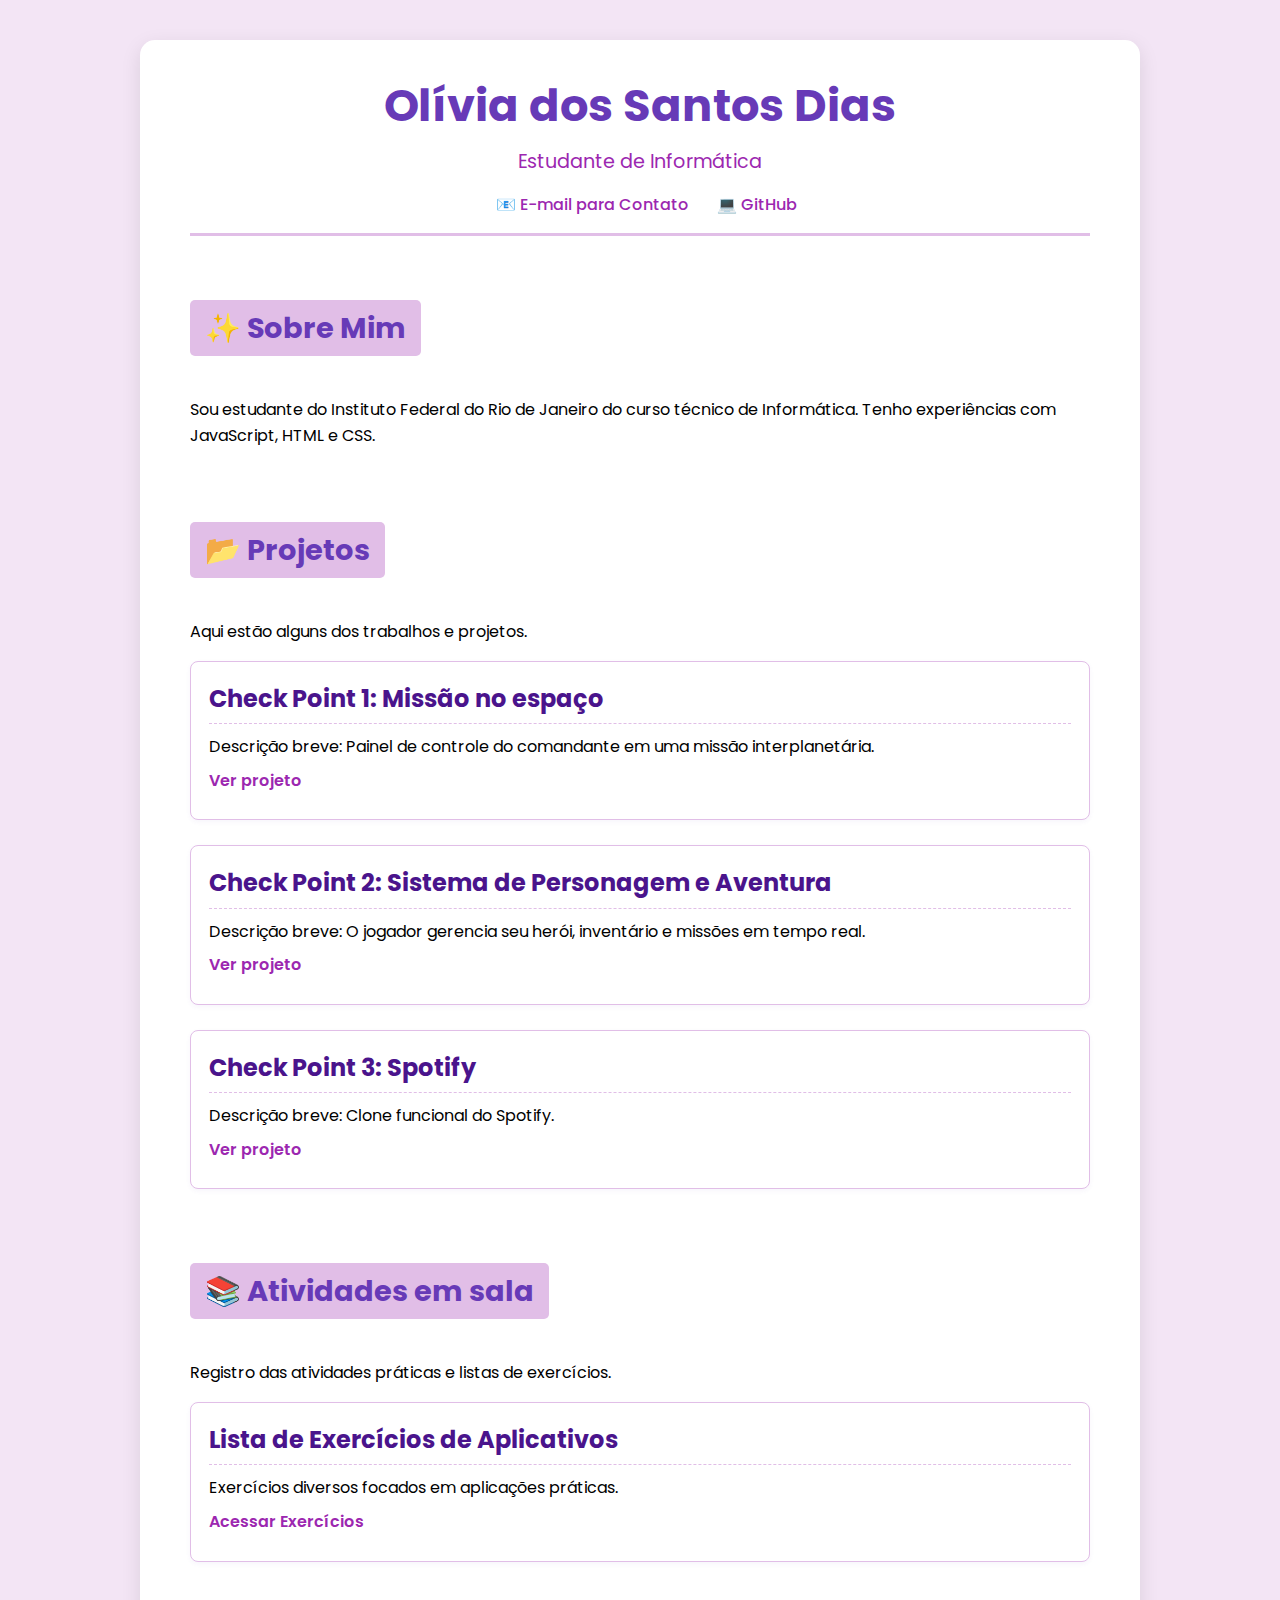
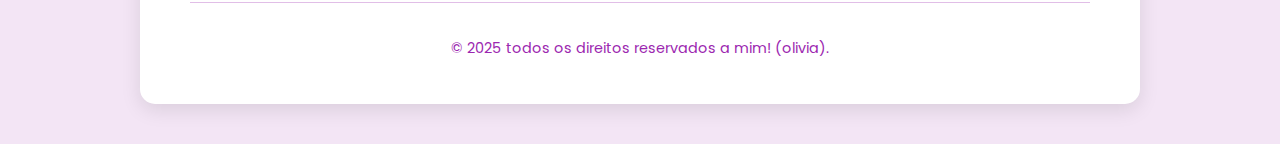
<file: index.html>
<!DOCTYPE html>
<html lang="pt-BR">
<head>
    <meta charset="UTF-8">
    <meta name="viewport" content="width=device-width, initial-scale=1.0">
    <title>Olívia Santos - Portfólio & Currículo</title>
    <link href="https://fonts.googleapis.com/css2?family=Poppins:wght@300;400;500;700&display=swap" rel="stylesheet">
    
    <style>
        body {
            font-family: 'Poppins', sans-serif; 
            line-height: 1.6;
            margin: 0;
            padding: 0;
            background-color: #f3e5f5; 
        }

        .container {
            max-width: 900px;
            margin: 40px auto;
            background: #ffffff;
            padding: 30px 50px;
            box-shadow: 0 6px 20px rgba(0, 0, 0, 0.1); 
            border-radius: 15px; 
        }

        header {
            text-align: center;
            border-bottom: 3px solid #e1bee7; 
            padding-bottom: 15px;
            margin-bottom: 30px;
        }
        header h1 {
            color: #673ab7; 
            margin: 0;
            font-size: 2.8em;
            font-weight: 700;
        }
        header p {
            margin: 5px 0 0;
            font-size: 1.2em;
            color: #9c27b0; 
        }
        .links {
            margin-top: 15px;
        }
        .links a {
            margin: 0 12px;
            color: #9c27b0;
            text-decoration: none;
            font-weight: 500;
            transition: color 0.3s, transform 0.3s;
        }
        .links a:hover {
            color: #673ab7; 
            transform: translateY(-2px); 
        }
        .links a:nth-child(2) {
             margin-right: 0;
        }

        section {
            margin-bottom: 40px;
            padding-top: 10px;
        }
        section h2 {
            border-left: none;
            background-color: #e1bee7; 
            padding: 5px 15px;
            color: #673ab7;
            margin-bottom: 25px;
            font-size: 1.8em;
            display: inline-block;
            border-radius: 5px;
        }

        .item {
            margin-bottom: 25px;
            padding: 18px;
            border-radius: 8px;
            background-color: #ffffff; 
            border: 1px solid #e1bee7; 
            box-shadow: 0 2px 5px rgba(103, 58, 183, 0.05); 
            transition: box-shadow 0.3s;
        }
        .item:hover {
            box-shadow: 0 4px 10px rgba(103, 58, 183, 0.1); 
        }
        .item h3 {
            margin-top: 0;
            color: #4a148c; 
            font-size: 1.5em;
            border-bottom: 1px dashed #e1bee7;
            padding-bottom: 5px;
            margin-bottom: 10px;
        }
        .item p {
            margin: 8px 0;
        }
        .item a {
            color: #9c27b0;
            text-decoration: none;
            font-weight: 600;
        }
        .item a:hover {
            text-decoration: underline;
            color: #673ab7;
        }

        footer {
            text-align: center;
            padding-top: 20px;
            border-top: 1px solid #e1bee7;
            margin-top: 40px;
        }
        footer p {
            font-size: 0.9em;
            color: #9c27b0;
        }

        @media (max-width: 768px) {
            .container {
                width: 95%;
                margin: 20px auto;
                padding: 20px 25px;
            }
            header h1 {
                font-size: 2em;
            }
            section h2 {
                font-size: 1.5em;
                display: block;
                text-align: center;
            }
            .links a {
                display: block;
                margin: 5px 0;
            }
        }
    </style>
</head>
<body>
    <div class="container">
        <header>
            <h1>Olívia dos Santos Dias</h1>
            <p>Estudante de Informática</p>
            <div class="links">
                <a href="mailto:olivia.ifrj@gmail.com?subject=Contato%20via%20Portfólio%20GitHub%20Pages&body=Olá%20Olívia,%20encontrei%20seu%20portfólio%20e%20gostaria%20de%20conversar%20sobre...">
  📧 E-mail para Contato</a>
                <a href="https://github.com/oliviaifrj" target="_blank">💻 GitHub</a> 
            </div>
        </header>

        <section id="resumo">
            <h2>✨ Sobre Mim</h2>
            <p>Sou estudante do Instituto Federal do Rio de Janeiro do curso técnico de Informática. Tenho experiências com JavaScript, HTML e CSS.</p>
        </section>

        <section id="portfolio">
            <h2>📂 Projetos</h2>
            <p>Aqui estão alguns dos trabalhos e projetos.</p>

            <div class="item">
                <h3>Check Point 1: Missão no espaço</h3>
                <p>Descrição breve: Painel de controle do comandante em uma missão interplanetária.</p>
                <p><a href="https://github.com/oliviaifrj/ListaApps/tree/719960bbc686c7e056e18ea911d7d10165e8f9f6/Checkpoint1" target="_blank">Ver projeto</a></p>
            </div>
            
            <div class="item">
                <h3>Check Point 2: Sistema de Personagem e Aventura</h3>
                <p>Descrição breve: O jogador gerencia seu herói, inventário e missões em tempo real.</p>
                <p><a href="https://github.com/oliviaifrj/ListaApps/tree/719960bbc686c7e056e18ea911d7d10165e8f9f6/Checkpoint2" target="_blank">Ver projeto</a></p>
            </div>

            <div class="item">
                <h3>Check Point 3: Spotify</h3>
                <p>Descrição breve: Clone funcional do Spotify.</p>
                <p><a href="https://github.com/oliviaifrj/ListaApps/tree/abc05f28a3ca5c5d2a19a92775a986cd36944965/Checkpoint3" target="_blank">Ver projeto</a></p>
            </div>

        </section>

        <section id="atividades">
            <h2>📚 Atividades em sala</h2>
            <p>Registro das atividades práticas e listas de exercícios.</p>
            
            <div class="item">
                <h3>Lista de Exercícios de Aplicativos</h3>
                <p>Exercícios diversos focados em aplicações práticas.</p>
                <p><a href="https://github.com/oliviaifrj/ListaApps.git" target="_blank">Acessar Exercícios</a></p>
            </div>
            
        </section>
        
        <footer>
            <p>&copy; 2025 todos os direitos reservados a mim! (olivia).</p>
        </footer>
    </div>
</body>
</html>
</file>
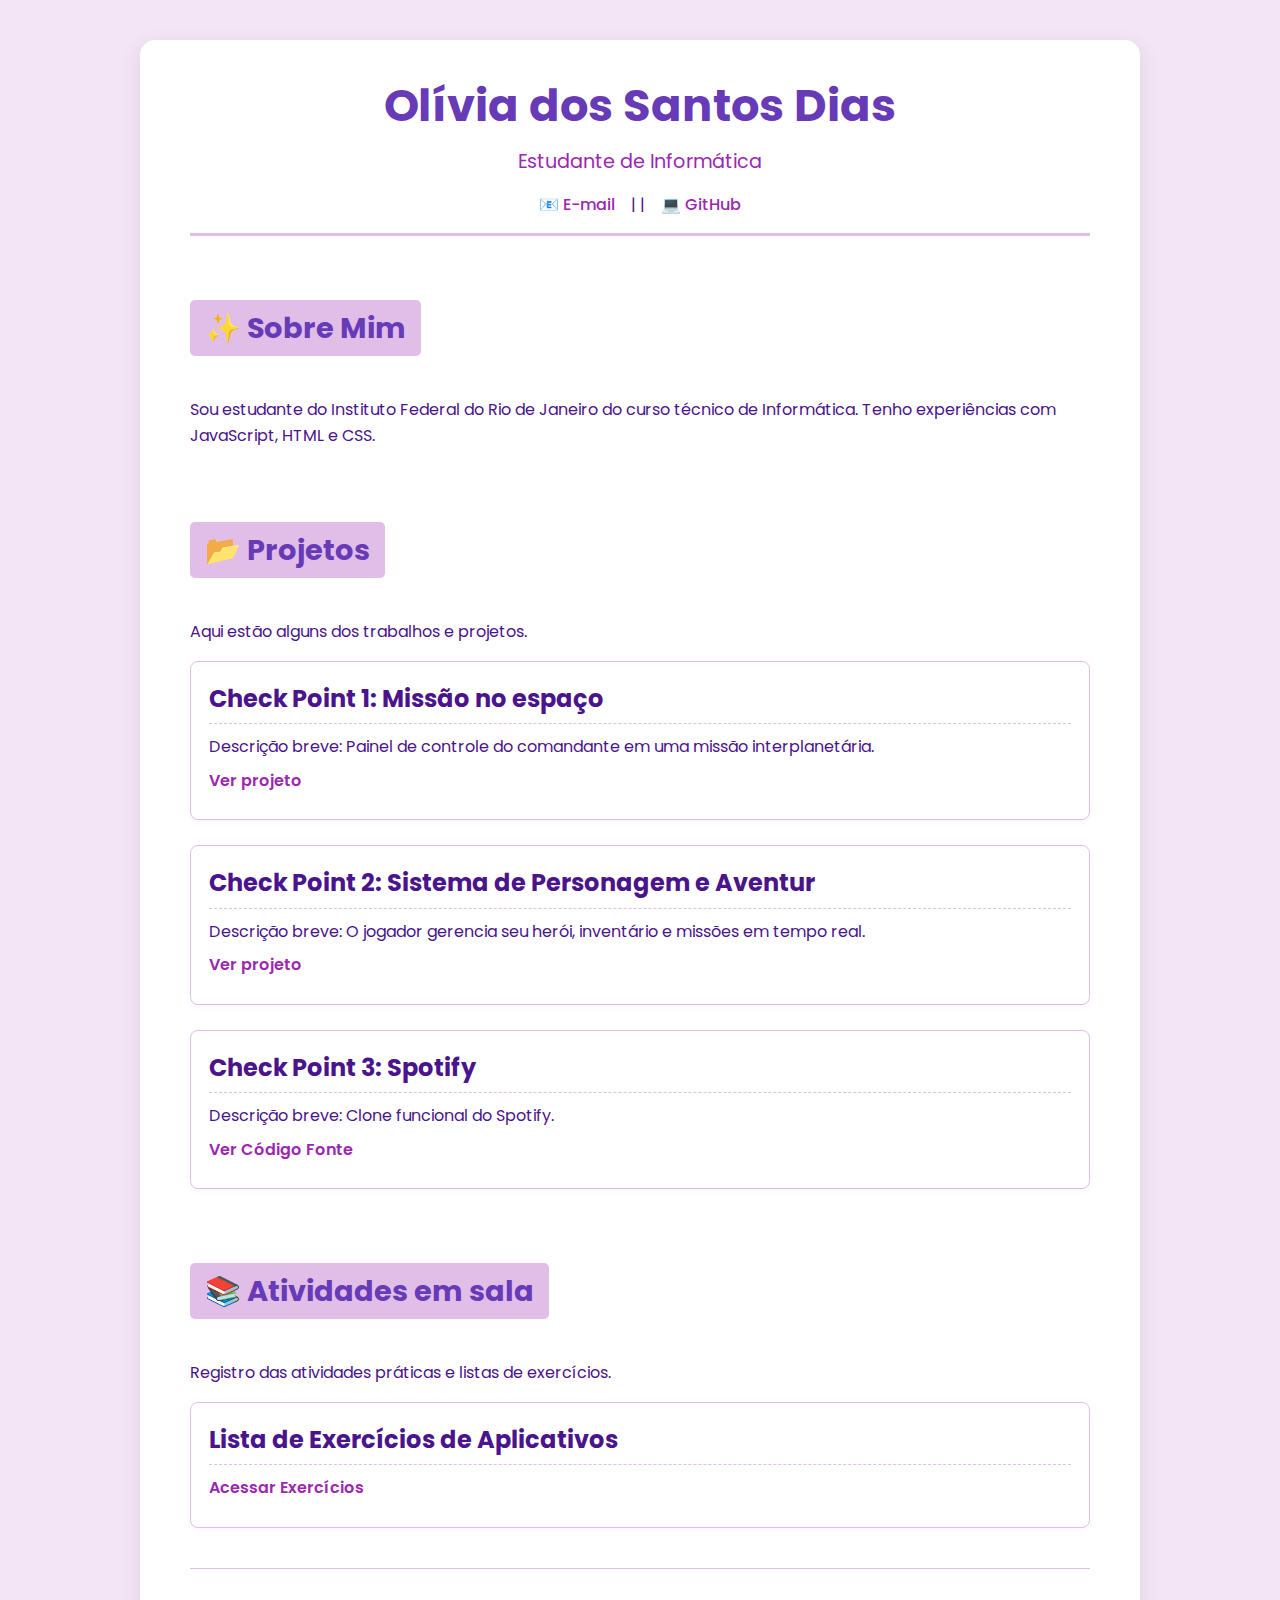
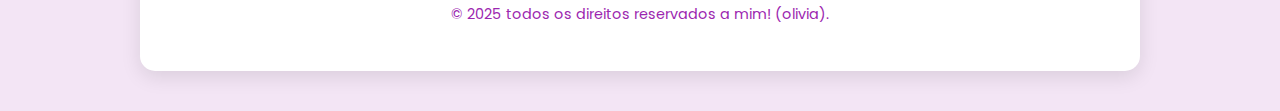
<file: js/index.html>
<!DOCTYPE html>
<html lang="pt-BR">
<head>
    <meta charset="UTF-8">
    <meta name="viewport" content="width=device-width, initial-scale=1.0">
    <title>Olívia Santos - Portfólio & Currículo</title>
    <link href="https://fonts.googleapis.com/css2?family=Poppins:wght@300;400;500;700&display=swap" rel="stylesheet">
    <link rel="stylesheet" href="styles.css"> 
</head>
<body>
    <div class="container">
        <header>
            <h1>Olívia dos Santos Dias</h1>
            <p>Estudante de Informática</p>
            <div class="links">
                <a href="olivia.ifrj@gmail.com">📧 E-mail</a> | |
                <a href="https://github.com/oliviaifrj" target="_blank">💻 GitHub</a> 
            </div>
        </header>

        <section id="resumo">
            <h2>✨ Sobre Mim</h2>
            <p>Sou estudante do Instituto Federal do Rio de Janeiro do curso técnico de Informática. Tenho experiências com JavaScript, HTML e CSS.</p>
        </section>

        <section id="portfolio">
            <h2>📂 Projetos</h2>
            <p>Aqui estão alguns dos trabalhos e projetos.</p>

            <div class="item">
                <h3>Check Point 1: Missão no espaço</h3>
                <p>Descrição breve: Painel de controle do comandante em uma missão interplanetária.</p>
                <p><a href="https://github.com/oliviaifrj/ListaApps/tree/719960bbc686c7e056e18ea911d7d10165e8f9f6/Checkpoint1" target="_blank">Ver projeto</a></p>
            </div>
            
            <div class="item">
                <h3>Check Point 2:  Sistema de Personagem e Aventur</h3>
                <p>Descrição breve: O jogador gerencia seu herói, inventário e missões em tempo real.</p>
                <p><a href="https://github.com/oliviaifrj/ListaApps/tree/719960bbc686c7e056e18ea911d7d10165e8f9f6/Checkpoint2" target="_blank">Ver projeto</a></p>
            </div>

             <div class="item">
                <h3>Check Point 3: Spotify</h3>
                <p>Descrição breve: Clone funcional do Spotify.</p>
                <p><a href="./checkpoints/cp3/" target="_blank">Ver Código Fonte</a></p>
            </div>

            </section>

        <section id="atividades">
            <h2>📚 Atividades em sala</h2>
            <p>Registro das atividades práticas e listas de exercícios.</p>
            
            <div class="item">
                <h3>Lista de Exercícios de Aplicativos</h3>
                <p></p>
                <p><a href="https://github.com/oliviaifrj/ListaApps.git" target="_blank">Acessar Exercícios</a></p>
            </div>
            
        </section>
        
        <footer>
            <p>&copy; 2025 todos os direitos reservados a mim! (olivia).</p>
        </footer>
    </div>
</body>
</html>
</file>
<file: js/styles.css>
body {
    font-family: 'Poppins', sans-serif; 
    line-height: 1.6;
    margin: 0;
    padding: 0;
    background-color: #f3e5f5; 
    color: #4a148c; 
}

.container {
    max-width: 900px;
    margin: 40px auto;
    background: #ffffff;
    padding: 30px 50px;
    box-shadow: 0 6px 20px rgba(0, 0, 0, 0.1); 
    border-radius: 15px; 
}

header {
    text-align: center;
    border-bottom: 3px solid #e1bee7; 
    padding-bottom: 15px;
    margin-bottom: 30px;
}
header h1 {
    color: #673ab7; 
    margin: 0;
    font-size: 2.8em;
    font-weight: 700;
}
header p {
    margin: 5px 0 0;
    font-size: 1.2em;
    color: #9c27b0; 
}
.links {
    margin-top: 15px;
}
.links a {
    margin: 0 12px;
    color: #9c27b0;
    text-decoration: none;
    font-weight: 500;
    transition: color 0.3s, transform 0.3s;
}
.links a:hover {
    color: #673ab7; 
    transform: translateY(-2px);
}

section {
    margin-bottom: 40px;
    padding-top: 10px;
}
section h2 {
    border-left: none;
    background-color: #e1bee7; 
    padding: 5px 15px;
    color: #673ab7;
    margin-bottom: 25px;
    font-size: 1.8em;
    display: inline-block;
    border-radius: 5px;
}

/* Itens de Projeto/Atividade */
.item {
    margin-bottom: 25px;
    padding: 18px;
    border-radius: 8px;
    background-color: #ffffff; 
    border: 1px solid #e1bee7; 
    box-shadow: 0 2px 5px rgba(103, 58, 183, 0.05); 
    transition: box-shadow 0.3s;
}
.item:hover {
    box-shadow: 0 4px 10px rgba(103, 58, 183, 0.1); 
}
.item h3 {
    margin-top: 0;
    color: #4a148c; 
    font-size: 1.5em;
    border-bottom: 1px dashed #e1bee7;
    padding-bottom: 5px;
    margin-bottom: 10px;
}
.item p {
    margin: 8px 0;
}
/* Links de código dentro dos itens */
.item a {
    color: #9c27b0; 
    text-decoration: none;
    font-weight: 600;
}
.item a:hover {
    text-decoration: underline;
    color: #673ab7;
}

/* Rodapé */
footer {
    text-align: center;
    padding-top: 20px;
    border-top: 1px solid #e1bee7;
    margin-top: 40px;
}
footer p {
    font-size: 0.9em;
    color: #9c27b0;
}

/* Adicionando Responsividade */
@media (max-width: 768px) {
    .container {
        width: 95%;
        margin: 20px auto;
        padding: 20px 25px;
    }
    header h1 {
        font-size: 2em;
    }
    section h2 {
        font-size: 1.5em;
        display: block;
        text-align: center;
    }
    .links a {
        display: block;
        margin: 5px 0;
    }
}
</file>
